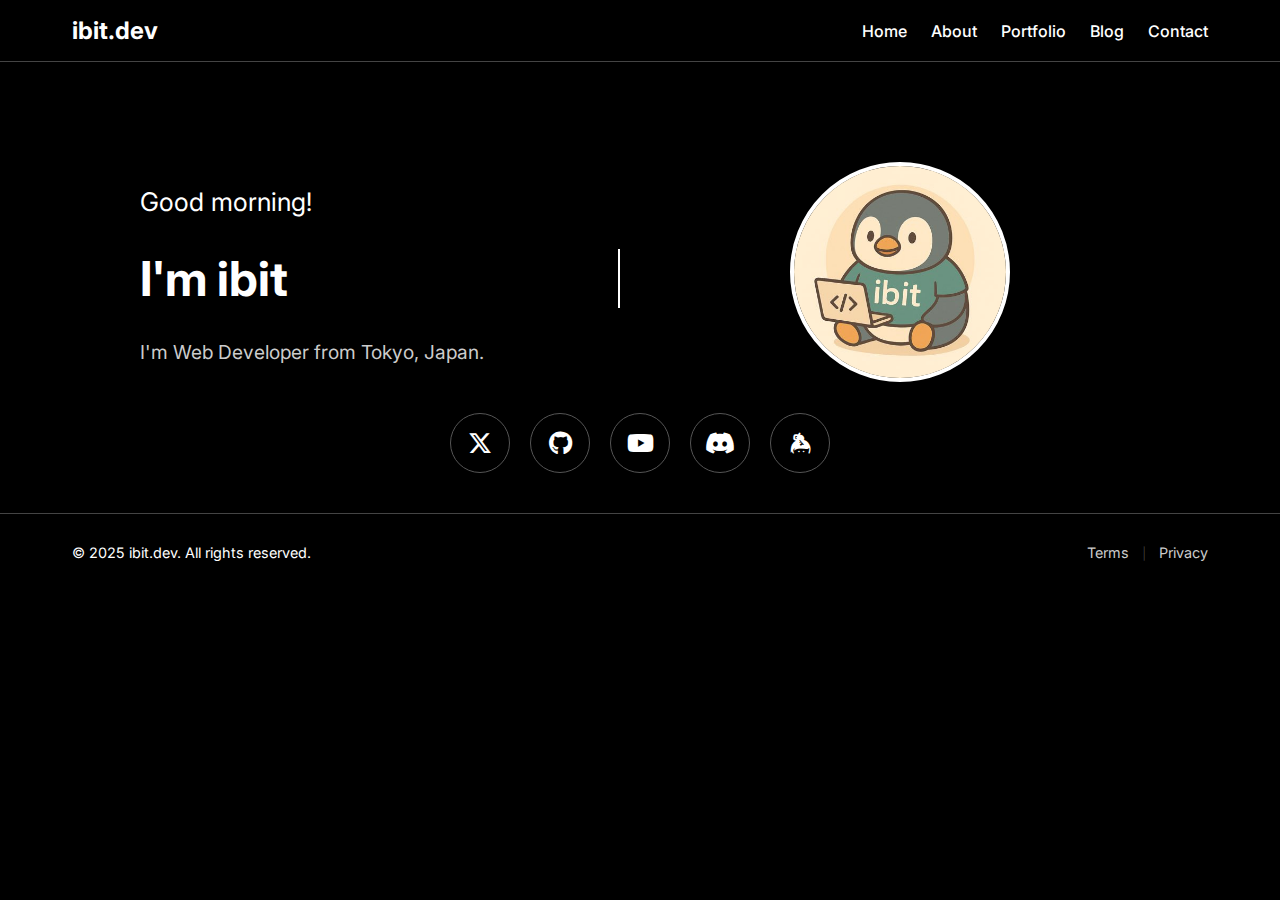
<file: index.html>
<!DOCTYPE html>
<html lang="ja">

<head>
    <meta charset="UTF-8" />
    <meta name="viewport" content="width=device-width, initial-scale=1.0" />
    <title>ibit - Developer</title>
    <link rel="canonical" href="https://ibit.dev/" />
    <meta name="author" content="ibit" />
    <meta name="description" content="ibitのホームページ" />
    <meta name="keywords" content="ibit,あいびっと,Web開発" />

    <!-- ファビコン -->
    <link rel="icon" type="image/x-icon" href="src/img/favicons/favicon.ico" />
    <link rel="apple-touch-icon" sizes="180x180" href="src/img/favicons/favicon.png" />

    <!-- CSSとフォント -->
    <link rel="stylesheet" href="src/css/style.css" />
    <link href="https://fonts.googleapis.com/css2?family=Inter:wght@400;600;700&family=Noto+Sans+JP:wght@400;700&display=swap" rel="stylesheet" />

    <!-- Font Awesome（SNSアイコン用） -->
    <link rel="stylesheet" href="https://cdnjs.cloudflare.com/ajax/libs/font-awesome/6.5.1/css/all.css" />

    <!-- JavaScript -->
    <script src="src/js/script.js" defer></script>
    </head>

    <body>
    <!-- ナビゲーション -->
    <header>
        <nav class="navbar fixed">
        <div class="nav-container">
            <div class="nav-logo">ibit.dev</div>
            <ul class="nav-menu">
            <li><a href="index.html">Home</a></li>
            <li><a href="about.html">About</a></li>
            <li><a href="portfolio.html">Portfolio</a></li>
            <li><a href="blog.html">Blog</a></li>
            <li><a href="contact.html">Contact</a></li>
            </ul>
        </div>
        </nav>
    </header>

    <!-- Heroセクション（左右分割） -->
    <section class="hero">
        <div class="hero-container">
        <!-- 左：挨拶と自己紹介 -->
        <div class="hero-left">
            <p id="greeting" class="greeting"></p>
            <h1 id="typewriter" class="typewriter">I'm ibit</h1>
            <p class="subtext">I'm Web Developer from Tokyo, Japan.</p>
        </div>

        <!-- 右：プロフィールアイコン -->
        <div class="hero-right">
            <img src="src/img/ibit.jpeg" alt="ibit icon" class="profile-icon" />
        </div>
        </div>

        <!-- SNSボタン -->
        <div class="social-bar">
        <a href="https://x.com/ibit" class="social-btn x" title="X(formerly Twitter)"><i class="fab fa-x-twitter"></i></a>
        <a href="https://github.com/ibit" class="social-btn github" title="GitHub"><i class="fab fa-github"></i></a>
        <a href="https://www.youtube.com/@ibit-xyz" class="social-btn yt" title="YouTube"><i class="fab fa-youtube"></i></a>
        <a href="https://discord.com/ibit" class="social-btn discord" title="Discord"><i class="fab fa-discord"></i></a>
        <a href="https://keybase.io/ibit" class="social-btn keybase" title="Keybase"><i class="fab fa-keybase"></i></a>
        </div>
    </section>

    <!-- フッター -->
    <footer class="site-footer">
        <div class="footer-container">
        <p>&copy; 2025 ibit.dev. All rights reserved.</p>
        <nav class="footer-nav">
            <a href="/terms.html" title="Terms of Service">Terms</a>
            <span class="separator">｜</span>
            <a href="/privacy.html" title="Privacy Policy">Privacy</a>
        </nav>
        </div>
    </footer>
</body>

</html>
</file>
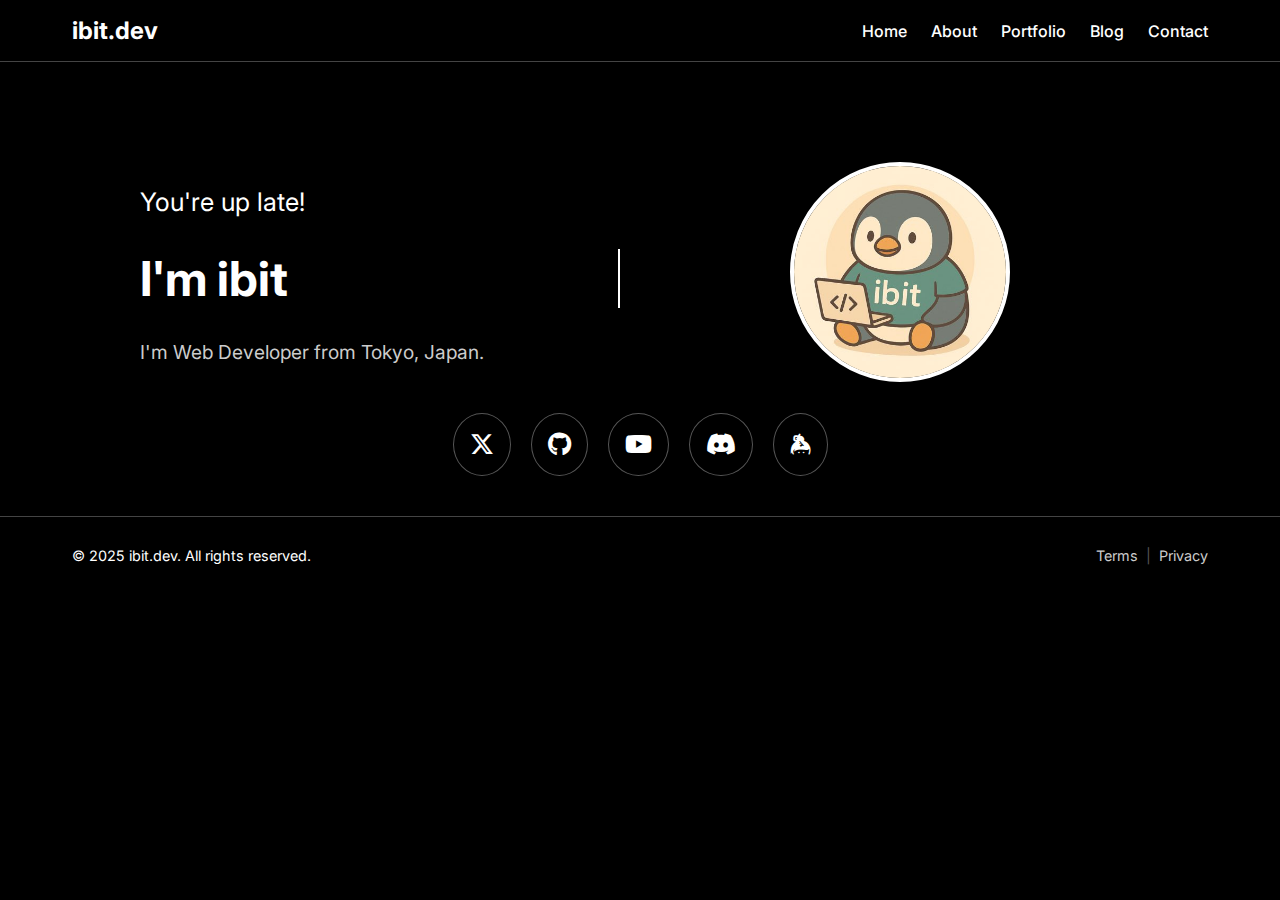
<file: ibit-dev/index.html>
<!DOCTYPE html>
<html lang="ja">

<head>
    <meta charset="UTF-8" />
    <meta name="viewport" content="width=device-width, initial-scale=1.0" />
    <title>ibit - Developer</title>
    <link rel="canonical" href="https://ibit.dev/" />
    <meta name="author" content="ibit" />
    <meta name="description" content="ibitのホームページ" />
    <meta name="keywords" content="ibit,あいびっと,Web開発" />

    <!-- ファビコン -->
    <link rel="icon" type="image/x-icon" href="src/img/favicons/favicon.ico" />
    <link rel="apple-touch-icon" sizes="180x180" href="src/img/favicons/favicon.png" />

    <!-- CSSとフォント -->
    <link rel="stylesheet" href="src/css/style.css" />
    <link href="https://fonts.googleapis.com/css2?family=Inter:wght@400;600;700&family=Noto+Sans+JP:wght@400;700&display=swap" rel="stylesheet" />

    <!-- Font Awesome（SNSアイコン用） -->
    <link rel="stylesheet" href="https://cdnjs.cloudflare.com/ajax/libs/font-awesome/6.5.1/css/all.css" />

    <!-- JavaScript -->
    <script src="src/js/script.js" defer></script>
    </head>

    <body>
    <!-- ナビゲーション -->
    <header>
        <nav class="navbar fixed">
        <div class="nav-container">
            <div class="nav-logo">ibit.dev</div>
            <ul class="nav-menu">
            <li><a href="index.html">Home</a></li>
            <li><a href="about.html">About</a></li>
            <li><a href="portfolio.html">Portfolio</a></li>
            <li><a href="blog.html">Blog</a></li>
            <li><a href="contact.html">Contact</a></li>
            </ul>
        </div>
        </nav>
    </header>

    <!-- Heroセクション（左右分割） -->
    <section class="hero">
        <div class="hero-container">
        <!-- 左：挨拶と自己紹介 -->
        <div class="hero-left">
            <p id="greeting" class="greeting"></p>
            <h1 id="typewriter" class="typewriter">I'm ibit</h1>
            <p class="subtext">I'm Web Developer from Tokyo, Japan.</p>
        </div>

        <!-- 右：プロフィールアイコン -->
        <div class="hero-right">
            <img src="src/img/ibit.jpeg" alt="ibit icon" class="profile-icon" />
        </div>
        </div>

        <!-- SNSボタン -->
        <div class="social-bar">
        <a href="https://x.com/ibit" class="social-btn x"><i class="fab fa-x-twitter"></i></a>
        <a href="https://github.com/ibit" class="social-btn github"><i class="fab fa-github"></i></a>
        <a href="https://www.youtube.com/@ibit-xyz" class="social-btn yt"><i class="fab fa-youtube"></i></a>
        <a href="https://discord.com/ibit" class="social-btn discord"><i class="fab fa-discord"></i></a>
        <a href="https://keybase.io/ibit" class="social-btn keybase"><i class="fab fa-keybase"></i></a>
        </div>
    </section>

    <!-- フッター -->
    <footer class="site-footer">
        <div class="footer-container">
        <p>&copy; 2025 ibit.dev. All rights reserved.</p>
        <nav class="footer-nav">
            <a href="/terms">Terms</a>
            <span class="separator">|</span>
            <a href="/privacy">Privacy</a>
        </nav>
        </div>
    </footer>
</body>

</html>
</file>
<file: src/css/style.css>
/* 全体基本設定 */
body {
  background-color: black;
  color: white;
  font-family: 'Inter', 'Noto Sans JP', sans-serif;
  margin: 0;
  padding: 0;
  transition: background-color 0.5s, color 0.5s;
}

*, *::before, *::after {
  box-sizing: border-box;
}

/* ナビゲーション */
.navbar {
  position: fixed;
  top: 0;
  left: 0;
  width: 100%;
  z-index: 1000;
  display: flex;
  justify-content: center;
  align-items: center;
  border-bottom: 1px solid #444;
  background-color: black;
}

.nav-container {
  display: flex;
  justify-content: space-between;
  align-items: center;
  width: 100%;
  max-width: 1200px;
  margin: 0 auto;
  padding: 1rem 2rem;
}

.nav-logo {
  font-size: 1.5rem;
  font-weight: 700;
  color: inherit;
}

.nav-menu {
  list-style: none;
  display: flex;
  gap: 1.5rem;
  margin: 0;
  padding: 0;
}

.nav-menu li a {
  color: inherit;
  text-decoration: none;
  font-weight: 500;
  transition: color 0.3s ease;
}

.nav-menu li a:hover {
  color: #00ffd5;
}

/* Heroセクション（2カラム） */
.hero {
  margin-top: 120px;
  padding: 40px 20px;
}

.hero-container {
  display: flex;
  justify-content: space-between;
  align-items: center;
  max-width: 1000px;
  margin: 0 auto 30px;
  gap: 40px;
}

/* 左：挨拶と名前 */
.hero-left {
  flex: 1;
}

.greeting {
  font-size: 1.6rem;
  margin-bottom: 10px;
  font-weight: 400;
}

#typewriter {
  font-size: 3rem;
  white-space: nowrap;
  overflow: hidden;
  border-right: 2px solid currentColor;
}

.typewriter {
  animation: typing 2s steps(10), blink 0.75s step-end infinite;
}

.typewriter-done {
  width: auto;
  border-right: none;
}

.subtext {
  font-size: 1.2rem;
  margin-top: 10px;
  color: #ccc;
}

/* 右：アイコン画像 */
.hero-right {
  flex: 1;
  display: flex;
  justify-content: center;
}

.profile-icon {
  width: 220px;
  height: 220px;
  border-radius: 50%;
  object-fit: cover;
  border: 4px solid #fff;
}

/* SNSボタン（横並び） */
.social-bar {
  display: flex;
  justify-content: center;
  gap: 20px;
  margin-top: 30px;
}

.social-btn {
  width: 60px;
  height: 60px;
  display: flex;
  align-items: center;
  justify-content: center;
  font-size: 24px;
  border-radius: 50%;
  border: 1px solid #555;
  color: white;
  text-decoration: none;
  transition: 0.3s;
}

.social-btn:hover {
  background-color: #fff;
  color: #000;
}

/* SNSサービス別カラーリング */
.social-btn.x:hover {
  background-color: #1da1f2;
  color: #fff;
}

.social-btn.github:hover {
  background-color: #333;
  color: #fff;
}

.social-btn.yt:hover {
  background-color: red;
  color: #fff;
}

.social-btn.discord:hover {
  background-color: #5865f2;
  color: #fff;
}

.social-btn.keybase:hover {
  background-color: #f56301;
  color: #fff;
}

/* フッター */
.site-footer {
  width: 100%;
  border-top: 1px solid #444;
  background-color: black;
  color: white;
}

.footer-container {
  max-width: 1200px;
  margin: 0 auto;
  padding: 1rem 2rem;
  display: flex;
  justify-content: space-between;
  align-items: center;
  font-size: 0.9rem;
  flex-wrap: wrap;
}

.footer-nav {
  display: flex;
  gap: 0.5rem;
  align-items: center;
  color: #ccc;
}

.footer-nav a {
  color: #ccc;
  text-decoration: none;
  transition: color 0.3s;
}

.footer-nav a:hover {
  color: #fff;
}

.separator {
  color: #555;
}

/* タイプライター用キーフレーム */
@keyframes typing {
  to {
    width: 8ch;
  }
}

@keyframes blink {
  50% {
    border-color: transparent;
  }
}
</file>
<file: ibit-dev/src/css/style.css>
/* 全体基本設定 */
body {
  background-color: black;
  color: white;
  font-family: 'Inter', 'Noto Sans JP', sans-serif;
  margin: 0;
  padding: 0;
  transition: background-color 0.5s, color 0.5s;
}

*, *::before, *::after {
  box-sizing: border-box;
}

/* ナビゲーション */
.navbar {
  position: fixed;
  top: 0;
  left: 0;
  width: 100%;
  z-index: 1000;
  display: flex;
  justify-content: center;
  align-items: center;
  border-bottom: 1px solid #444;
  background-color: black;
}

.nav-container {
  display: flex;
  justify-content: space-between;
  align-items: center;
  width: 100%;
  max-width: 1200px;
  margin: 0 auto;
  padding: 1rem 2rem;
}

.nav-logo {
  font-size: 1.5rem;
  font-weight: 700;
  color: inherit;
}

.nav-menu {
  list-style: none;
  display: flex;
  gap: 1.5rem;
  margin: 0;
  padding: 0;
}

.nav-menu li a {
  color: inherit;
  text-decoration: none;
  font-weight: 500;
  transition: color 0.3s ease;
}

.nav-menu li a:hover {
  color: #00ffd5;
}

/* Heroセクション（2カラム） */
.hero {
  margin-top: 120px;
  padding: 40px 20px;
}

.hero-container {
  display: flex;
  justify-content: space-between;
  align-items: center;
  max-width: 1000px;
  margin: 0 auto 30px;
  gap: 40px;
}

/* 左：挨拶と名前 */
.hero-left {
  flex: 1;
}

.greeting {
  font-size: 1.6rem;
  margin-bottom: 10px;
  font-weight: 400;
}

#typewriter {
  font-size: 3rem;
  white-space: nowrap;
  overflow: hidden;
  border-right: 2px solid currentColor;
}

.typewriter {
  animation: typing 2s steps(10), blink 0.75s step-end infinite;
}

.typewriter-done {
  width: auto;
  border-right: none;
}

.subtext {
  font-size: 1.2rem;
  margin-top: 10px;
  color: #ccc;
}

/* 右：アイコン画像 */
.hero-right {
  flex: 1;
  display: flex;
  justify-content: center;
}

.profile-icon {
  width: 220px;
  height: 220px;
  border-radius: 50%;
  object-fit: cover;
  border: 4px solid #fff;
}

/* SNSボタン（横並び） */
.social-bar {
  display: flex;
  justify-content: center;
  gap: 20px;
  margin-top: 30px;
}

.social-btn {
  font-size: 24px;
  padding: 16px;
  border-radius: 50%;
  border: 1px solid #555;
  color: white;
  text-decoration: none;
  transition: 0.3s;
}

.social-btn:hover {
  background-color: #fff;
  color: #000;
}

/* SNSサービス別カラーリング */
.social-btn.x:hover {
  background-color: #1da1f2;
  color: #fff;
}

.social-btn.github:hover {
  background-color: #333;
  color: #fff;
}

.social-btn.yt:hover {
  background-color: red;
  color: #fff;
}

.social-btn.discord:hover {
  background-color: #5865f2;
  color: #fff;
}

.social-btn.keybase:hover {
  background-color: #f56301;
  color: #fff;
}

/* フッター */
.site-footer {
  width: 100%;
  border-top: 1px solid #444;
  background-color: black;
  color: white;
}

.footer-container {
  max-width: 1200px;
  margin: 0 auto;
  padding: 1rem 2rem;
  display: flex;
  justify-content: space-between;
  align-items: center;
  font-size: 0.9rem;
  flex-wrap: wrap;
}

.footer-nav {
  display: flex;
  gap: 0.5rem;
  align-items: center;
  color: #ccc;
}

.footer-nav a {
  color: #ccc;
  text-decoration: none;
  transition: color 0.3s;
}

.footer-nav a:hover {
  color: #fff;
}

.separator {
  color: #555;
}

/* タイプライター用キーフレーム */
@keyframes typing {
  to {
    width: 8ch;
  }
}

@keyframes blink {
  50% {
    border-color: transparent;
  }
}
</file>
